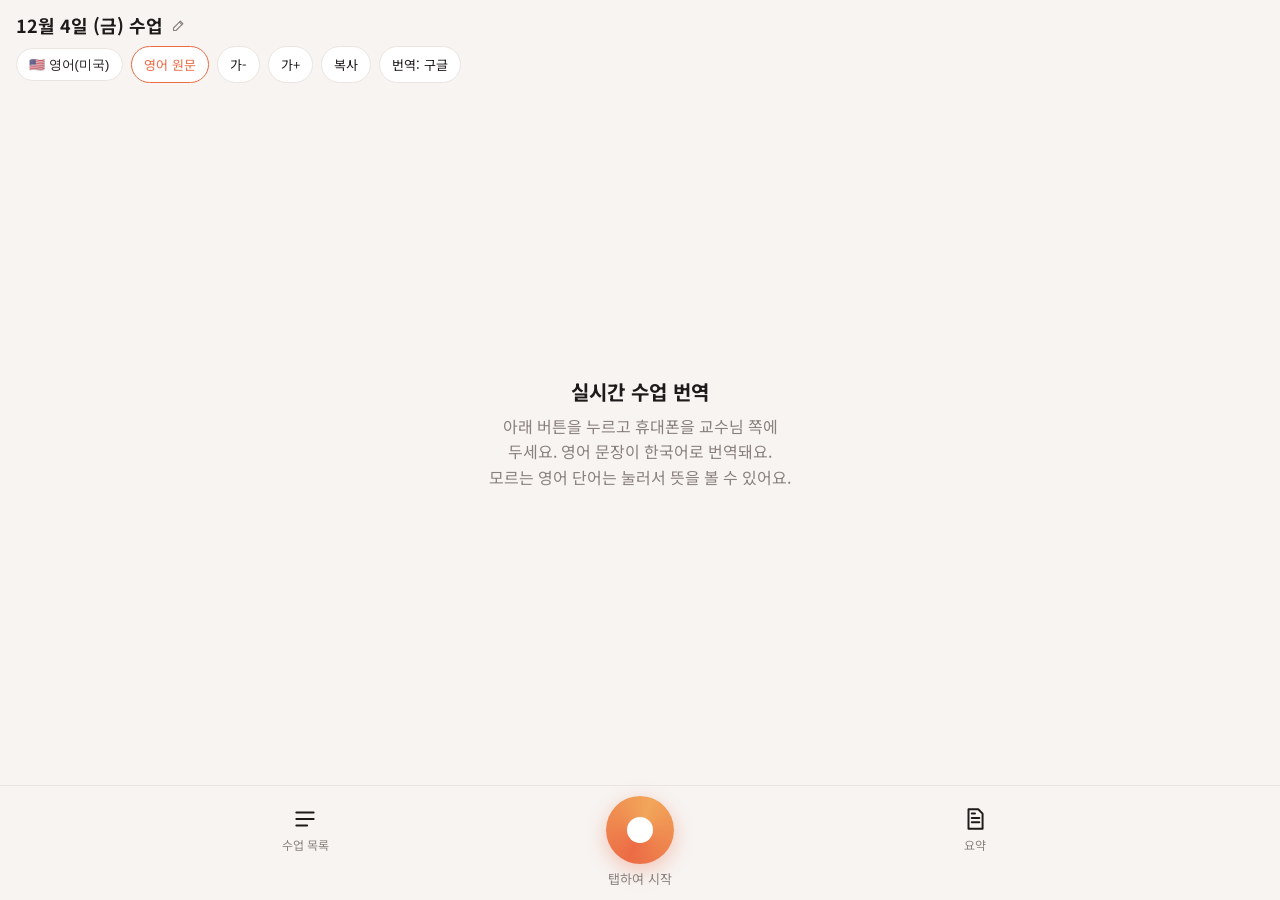
<file: index.html>
<!doctype html>
<html lang="ko">
<head>
<meta charset="utf-8">
<meta name="viewport" content="width=device-width,initial-scale=1,viewport-fit=cover">
<meta name="apple-mobile-web-app-capable" content="yes">
<meta name="apple-mobile-web-app-status-bar-style" content="default">
<meta name="apple-mobile-web-app-title" content="수업 번역">
<meta name="theme-color" content="#f7f4f2">
<title>수업 번역기</title>
<link rel="preconnect" href="https://fonts.googleapis.com">
<link rel="stylesheet" href="https://fonts.googleapis.com/css2?family=Noto+Sans+KR:wght@400;500;700&display=swap">
<style>
:root{
  --bg:#f7f4f2; --card:#ffffff; --fg:#1d1a19; --muted:#8a817d; --line:#ebe5e1;
  --accent:#ec6b45; --accent2:#f2a65a; --live:#fff3ec; --mark:#ffe3d6; --err:#d23c2f;
  --shade:rgba(20,14,12,.35);
  --font:"Noto Sans KR",-apple-system,BlinkMacSystemFont,"Apple SD Gothic Neo",sans-serif;
  --ko-size:20px;
}
@media (prefers-color-scheme:dark){
  :root{--bg:#161312;--card:#211d1b;--fg:#f3eeeb;--muted:#9c928d;--line:#2f2926;--live:#2c1f19;--mark:#4a2a1d;--shade:rgba(0,0,0,.55);color-scheme:dark}
}
*{box-sizing:border-box}
[hidden]{display:none!important}
html,body{height:100%;margin:0}
body{background:var(--bg);color:var(--fg);font-family:var(--font);display:flex;flex-direction:column;
  padding-top:env(safe-area-inset-top);-webkit-tap-highlight-color:transparent;word-break:keep-all}
button{font:inherit;color:inherit}
header{display:flex;gap:8px;align-items:center;flex-wrap:wrap;
  padding:12px max(16px,env(safe-area-inset-right)) 10px max(16px,env(safe-area-inset-left))}
#title{flex-basis:100%;display:flex;align-items:baseline;gap:8px;background:none;border:none;padding:0;text-align:left;cursor:pointer;min-width:0}
#title b{font-size:18px;white-space:nowrap;overflow:hidden;text-overflow:ellipsis}
#title small{color:var(--muted);font-size:12px;white-space:nowrap}
.pill{border:1px solid var(--line);background:var(--card);color:var(--fg);border-radius:999px;
  padding:8px 12px;font-size:13px;cursor:pointer}
.pill[aria-pressed="true"]{border-color:var(--accent);color:var(--accent)}
.pill.primary{background:var(--accent);border-color:var(--accent);color:#fff}
.pill.danger{color:var(--err)}
select.pill{appearance:none;-webkit-appearance:none}
#feed{flex:1;overflow-y:auto;padding:4px max(16px,env(safe-area-inset-right)) 16px max(16px,env(safe-area-inset-left));
  display:flex;flex-direction:column;gap:10px;-webkit-overflow-scrolling:touch}
.seg{background:var(--card);border-radius:16px;padding:12px 14px;border:1px solid var(--line)}
.seg .en{color:var(--muted);font-size:15px;line-height:1.55;margin-bottom:4px;word-break:normal}
.seg .en .w{cursor:pointer;border-radius:4px}
.seg .en .w:active,.seg .en .w.sel{background:var(--mark);color:var(--fg)}
.seg .ko{font-size:var(--ko-size);line-height:1.5;font-weight:500}
.seg .t{font-size:11px;color:var(--muted);margin-top:6px;font-variant-numeric:tabular-nums}
.seg.live{background:var(--live);border-color:transparent}
.seg.live .ko{color:var(--accent)}
body.hide-en .seg .en{display:none}
.empty{margin:auto;text-align:center;color:var(--muted);max-width:320px;line-height:1.6;padding:24px 0}
.empty b{display:block;color:var(--fg);font-size:20px;margin-bottom:6px}
footer{padding:10px max(16px,env(safe-area-inset-right)) calc(12px + env(safe-area-inset-bottom)) max(16px,env(safe-area-inset-left));
  display:grid;grid-template-columns:1fr auto 1fr;align-items:center;gap:6px 12px;border-top:1px solid var(--line);background:var(--bg)}
.side{display:flex;flex-direction:column;align-items:center;gap:4px;background:none;border:none;cursor:pointer;color:var(--muted);font-size:12px}
.side svg{width:26px;height:26px;stroke:var(--fg);fill:none;stroke-width:1.8;stroke-linecap:round;stroke-linejoin:round}
#mic{width:68px;height:68px;border-radius:50%;border:none;cursor:pointer;
  background:conic-gradient(from 200deg,var(--accent),var(--accent2),var(--accent));
  display:grid;place-items:center;box-shadow:0 6px 20px rgba(236,107,69,.35)}
#mic span{width:26px;height:26px;border-radius:50%;background:#fff;transition:all .2s}
#mic.on span{border-radius:6px;width:22px;height:22px}
#mic.on{animation:pulse 1.6s ease-in-out infinite}
@keyframes pulse{50%{box-shadow:0 0 0 12px rgba(236,107,69,.15)}}
@media (prefers-reduced-motion:reduce){#mic.on{animation:none}}
#status{grid-column:1/-1;font-size:13px;color:var(--muted);min-height:18px;text-align:center;line-height:1.4}
#status.err{color:var(--err)}

/* bottom sheets */
#shade{position:fixed;inset:0;background:var(--shade);z-index:20}
.sheet{position:fixed;left:0;right:0;bottom:0;z-index:21;background:var(--bg);border-radius:20px 20px 0 0;
  max-height:82%;display:flex;flex-direction:column;box-shadow:0 -8px 30px rgba(0,0,0,.15)}
.sheet .head{display:flex;align-items:center;gap:8px;padding:14px max(16px,env(safe-area-inset-right)) 8px max(16px,env(safe-area-inset-left))}
.sheet .head h2{font-size:17px;margin:0 auto 0 0}
.sheet .body{overflow-y:auto;padding:4px max(16px,env(safe-area-inset-right)) calc(20px + env(safe-area-inset-bottom)) max(16px,env(safe-area-inset-left));
  display:flex;flex-direction:column;gap:10px}
.x{width:34px;height:34px;border-radius:50%;border:1px solid var(--line);background:var(--card);cursor:pointer;font-size:18px;line-height:1}
.item{background:var(--card);border:1px solid var(--line);border-radius:14px;padding:12px 14px;display:flex;align-items:center;gap:10px;cursor:pointer}
.item.cur{border-color:var(--accent)}
.item .grow{flex:1;min-width:0}
.item b{display:block;font-size:15px;overflow:hidden;text-overflow:ellipsis;white-space:nowrap}
.item small{color:var(--muted);font-size:12px}
.edit{flex:none;width:38px;height:38px;border-radius:50%;border:1px solid var(--line);background:var(--bg);cursor:pointer;display:grid;place-items:center}
.edit svg{width:18px;height:18px;stroke:var(--fg);fill:none;stroke-width:1.8;stroke-linecap:round;stroke-linejoin:round}
#title svg{width:15px;height:15px;stroke:var(--muted);fill:none;stroke-width:1.8;stroke-linecap:round;stroke-linejoin:round;flex:none;align-self:center}
.row{display:flex;gap:8px;flex-wrap:wrap}
input.field{width:100%;border:1px solid var(--line);background:var(--card);color:var(--fg);border-radius:12px;padding:10px 12px;font:inherit;font-size:16px}
.word h3{font-size:26px;margin:0}
.word .main{font-size:20px;color:var(--accent);font-weight:700}
.pos{font-size:12px;color:var(--muted);text-transform:uppercase;letter-spacing:.05em;margin-top:6px}
.word p{margin:2px 0;line-height:1.5}
.ctx{background:var(--card);border-radius:12px;padding:10px 12px;font-size:14px;line-height:1.5;color:var(--muted)}
.sec{font-size:13px;font-weight:700;color:var(--muted);margin-top:8px}
.chips{display:flex;flex-wrap:wrap;gap:6px}
.chip{background:var(--card);border:1px solid var(--line);border-radius:999px;padding:6px 10px;font-size:13px;cursor:pointer}
.chip span{color:var(--muted);margin-left:4px}
.point{background:var(--card);border-radius:12px;padding:10px 12px;line-height:1.5}
.point .ko{font-weight:500}
.point .en{color:var(--muted);font-size:13px;margin-top:2px;word-break:normal}
.note{font-size:12px;color:var(--muted);line-height:1.5}
</style>
</head>
<body>
<header>
  <button id="title" aria-label="수업 이름 바꾸기"><b id="titleText">수업</b><svg viewBox="0 0 24 24"><path d="M4 20h4L19 9l-4-4L4 16z"/><path d="M13.5 6.5l4 4"/></svg><small id="titleMeta"></small></button>
  <select id="src" class="pill" aria-label="말하는 언어">
    <option value="en-US">🇺🇸 영어(미국)</option>
    <option value="en-GB">🇬🇧 영어(영국)</option>
    <option value="en-AU">🇦🇺 영어(호주)</option>
    <option value="en-IN">🇮🇳 영어(인도)</option>
  </select>
  <button id="toggleEn" class="pill" aria-pressed="true">영어 원문</button>
  <button id="smaller" class="pill" aria-label="글자 작게">가-</button>
  <button id="bigger" class="pill" aria-label="글자 크게">가+</button>
  <button id="copy" class="pill">복사</button>
  <button id="openEngine" class="pill">번역: <span id="engineName">구글</span></button>
</header>

<main id="feed">
  <div class="empty" id="empty"><b>실시간 수업 번역</b>아래 버튼을 누르고 휴대폰을 교수님 쪽에 두세요. 영어 문장이 한국어로 번역돼요.<br>모르는 영어 단어는 눌러서 뜻을 볼 수 있어요.</div>
</main>

<footer>
  <button class="side" id="openSessions" aria-label="수업 목록">
    <svg viewBox="0 0 24 24"><path d="M4 6h16M4 12h16M4 18h10"/></svg>수업 목록
  </button>
  <button id="mic" aria-label="시작/정지"><span></span></button>
  <button class="side" id="openSummary" aria-label="요약">
    <svg viewBox="0 0 24 24"><path d="M6 3h9l4 4v14H6z"/><path d="M9 11h7M9 15h7M9 7h3"/></svg>요약
  </button>
  <div id="status">탭하여 시작</div>
</footer>

<div id="shade" hidden></div>

<section class="sheet" id="sessionsSheet" hidden>
  <div class="head"><h2>수업 목록</h2><button class="pill primary" id="newSession">+ 새 수업</button><button class="x" data-close aria-label="닫기">×</button></div>
  <div class="body">
    <div id="sessionList" style="display:flex;flex-direction:column;gap:10px"></div>
    <div class="sec">기록 백업</div>
    <p class="note">기록은 이 휴대폰의 Safari 안에 저장돼요. 휴대폰을 바꾸거나, 홈 화면 앱으로 옮기거나, Safari 방문 기록을 지울 때를 대비해 가끔 백업 파일을 저장해 두세요.</p>
    <div class="row">
      <button class="pill" id="backupSave">백업 파일 저장</button>
      <label class="pill" for="backupFile">백업 불러오기</label>
      <input type="file" id="backupFile" accept=".json,application/json" hidden>
    </div>
    <p class="note" id="backupMsg"></p>
  </div>
</section>

<section class="sheet" id="renameSheet" hidden>
  <div class="head"><h2>수업 이름</h2><button class="x" data-close aria-label="닫기">×</button></div>
  <div class="body">
    <input class="field" id="renameInput" maxlength="40" placeholder="예: 9주차 수업 · 세포 호흡">
    <div class="chips" id="renameSuggest"></div>
    <div class="row">
      <button class="pill primary" id="renameSave">저장</button>
      <button class="pill" id="rejoin">잘린 문장 합쳐서 다시 번역</button>
      <button class="pill danger" id="deleteSession">이 수업 삭제</button>
    </div>
  </div>
</section>

<section class="sheet" id="wordSheet" hidden>
  <div class="head"><h2>단어 뜻</h2><button class="x" data-close aria-label="닫기">×</button></div>
  <div class="body word" id="wordBody"></div>
</section>

<section class="sheet" id="engineSheet" hidden>
  <div class="head"><h2>번역 엔진</h2><button class="x" data-close aria-label="닫기">×</button></div>
  <div class="body">
    <div class="point"><div class="ko" id="engineState">지금: 구글 번역 (무료, 설정 없음)</div><div class="en" id="engineUsage"></div></div>
    <div class="sec">DeepL 연결하기</div>
    <p class="note">1. DeepL API Free에 가입하고 API 키(끝이 :fx)를 받아요.<br>
    2. Cloudflare에서 Worker를 만들고, 아래 버튼으로 복사한 코드를 붙여넣어 배포해요.<br>
    3. Worker 설정 › 변수 및 비밀(Variables and Secrets)에 이름 <b>DEEPL_KEY</b>, 유형 비밀(Secret)로 API 키를 넣어요.<br>
    4. Worker 주소(…workers.dev)를 아래에 붙여넣고 연결 확인을 눌러요.</p>
    <div class="row"><button class="pill" id="copyWorker">서버 코드 복사</button></div>
    <input class="field" id="engineUrl" inputmode="url" autocapitalize="off" autocorrect="off" spellcheck="false" placeholder="https://lecture-deepl.○○○.workers.dev">
    <div class="row">
      <button class="pill primary" id="engineTest">연결 확인</button>
      <button class="pill" id="engineOff">구글 번역으로 되돌리기</button>
    </div>
    <p class="note" id="engineMsg"></p>
    <div class="sec">음성 인식 방식</div>
    <div class="row">
      <button class="pill" id="modeCont" aria-pressed="true">연속 듣기</button>
      <button class="pill" id="modePhrase" aria-pressed="false">문장 단위</button>
    </div>
    <p class="note">영어 받아쓰기가 이상하면 다른 방식으로 바꿔서 같은 영상으로 비교해 보세요. 문장 단위는 말이 끊길 때마다 문장을 확정해서 더 깔끔할 수 있지만, 아주 빠르게 이어지는 말은 앞부분을 조금 놓칠 수 있어요.</p>
    <div class="sec">인식 진단 기록</div>
    <p class="note" id="diagInfo">아이폰이 실제로 보낸 받아쓰기 조각을 기록해요. 이상한 문장이 나오면 복사해서 Claude에게 보여주세요. 번역 키 같은 비밀 정보는 들어 있지 않아요.</p>
    <div class="row">
      <button class="pill" id="diagCopy">진단 기록 복사</button>
      <button class="pill" id="diagClear">기록 비우기</button>
    </div>
    <p class="note">말하는 중인 미리보기는 계속 구글로 번역하고, 문장이 확정되면 DeepL이 앞 문장을 참고해서 다시 번역해요. 무료 한도(위에 보이는 이번 달 사용량)를 넘으면 자동으로 구글 번역으로 바뀌고 돈은 나가지 않아요.</p>
  </div>
</section>

<section class="sheet" id="summarySheet" hidden>
  <div class="head"><h2>수업 요약</h2><button class="x" data-close aria-label="닫기">×</button></div>
  <div class="body" id="summaryBody"></div>
</section>

<script>
(() => {
  const $ = id => document.getElementById(id);
  const feed = $('feed'), statusEl = $('status'), micBtn = $('mic');
  const SR = window.SpeechRecognition || window.webkitSpeechRecognition;

  const store = {
    get(k, d){ try{ const v = localStorage.getItem(k); return v === null ? d : JSON.parse(v); }catch{ return d; } },
    set(k, v){ try{ localStorage.setItem(k, JSON.stringify(v)); return true; }catch{ return false; } }
  };

  // ---------- lectures (sessions) ----------
  const fmtDate = t => new Date(t).toLocaleDateString('ko-KR', {month:'long', day:'numeric', weekday:'short'});
  const fmtTime = t => new Date(t).toLocaleTimeString('ko-KR', {hour:'2-digit', minute:'2-digit', second:'2-digit'});
  const newSession = () => ({ id: Date.now().toString(36), title: fmtDate(Date.now()) + ' 수업', created: Date.now(), segs: [], words: [] });

  // Records live under this key. Future versions must keep reading it (add fields, never rename or drop).
  let data = store.get('lt.v2', null);
  if (!data) {
    data = { sessions: [], current: null };
    const old = store.get('segments', []);
    if (old.length) { const s = newSession(); s.title = '이전 기록'; s.created = old[0].t; s.segs = old; data.sessions.push(s); }
  }
  if (!data.sessions.length) data.sessions.push(newSession());
  if (!data.sessions.some(s => s.id === data.current)) data.current = data.sessions[data.sessions.length - 1].id;
  const cur = () => data.sessions.find(s => s.id === data.current);
  let saveTimer = null;
  const save = () => { clearTimeout(saveTimer); saveTimer = setTimeout(() => {
    if (!store.set('lt.v2', data)) setStatus('저장 공간이 꽉 찼어요. 수업 목록에서 오래된 수업을 지워 주세요.', true);
  }, 300); };

  // ---------- settings ----------
  let koSize = store.get('koSize', 20);
  let showEn = store.get('showEn', true);
  $('src').value = store.get('src', 'en-US');
  const applySettings = () => {
    document.documentElement.style.setProperty('--ko-size', koSize + 'px');
    document.body.classList.toggle('hide-en', !showEn);
    $('toggleEn').setAttribute('aria-pressed', showEn);
  };
  applySettings();
  $('smaller').onclick = () => { koSize = Math.max(14, koSize - 2); store.set('koSize', koSize); applySettings(); };
  $('bigger').onclick  = () => { koSize = Math.min(36, koSize + 2); store.set('koSize', koSize); applySettings(); };
  $('toggleEn').onclick = () => { showEn = !showEn; store.set('showEn', showEn); applySettings(); };
  $('src').onchange = () => { store.set('src', $('src').value); if (running) { stop(); start(); } };

  // ---------- translation (free, no key) ----------
  const GT = 'https://translate.googleapis.com/translate_a/single?client=gtx&sl=en&tl=ko';
  const cache = new Map();
  async function fetchJson(url, ms){
    const ctl = new AbortController(); const tm = setTimeout(() => ctl.abort(), ms);
    try { const r = await fetch(url, {signal: ctl.signal}); if (!r.ok) throw new Error(r.status); return await r.json(); }
    finally { clearTimeout(tm); }
  }
  // Google answers "too many requests" when called a lot; when it fails, leave it alone for a while.
  let gtCooldownUntil = 0;
  const googleBusy = () => Date.now() < gtCooldownUntil;
  async function google(params){
    if (googleBusy()) throw new Error('cooldown');
    try { return await fetchJson(GT + params, 5000); }
    catch (e) { gtCooldownUntil = Date.now() + 45000; throw e; }
  }
  // memory: false skips MyMemory, whose single-word answers are often unrelated ("adjust" → "저를").
  async function translate(text, { memory = true } = {}){
    text = text.trim();
    if (!text) return '';
    if (cache.has(text)) return cache.get(text);
    let out = '';
    try {
      const j = await google('&dt=t&q=' + encodeURIComponent(text));
      out = j[0].map(p => p[0]).join('');
    } catch {
      if (!memory) return '';
      try {
        const j = await fetchJson('https://api.mymemory.translated.net/get?langpair=en|ko&q=' + encodeURIComponent(text.slice(0, 480)), 6000);
        out = j.responseData.translatedText;
      } catch { return '(번역 실패 — 인터넷 연결을 확인하세요)'; }
    }
    cache.set(text, out);
    return out;
  }

  // ---------- DeepL (through the user's own Cloudflare Worker; the key never touches this page) ----------
  const WORKER_SRC = "// 수업 번역기 DeepL 중계 서버 (Cloudflare Worker)\n// DeepL 키는 이 코드에 넣지 말고, Worker 설정의 비밀 변수 DEEPL_KEY 에 넣으세요.\nconst ALLOWED = ['https://jade17164-tech.github.io'];\n\nexport default {\n  async fetch(req, env) {\n    const origin = req.headers.get('Origin') || '';\n    const cors = {\n      'Access-Control-Allow-Origin': ALLOWED.includes(origin) ? origin : ALLOWED[0],\n      'Access-Control-Allow-Methods': 'GET, POST, OPTIONS',\n      'Access-Control-Allow-Headers': 'Content-Type',\n      'Vary': 'Origin',\n    };\n    const reply = (body, status = 200) =>\n      new Response(typeof body === 'string' ? body : JSON.stringify(body), { status, headers: { ...cors, 'Content-Type': 'application/json' } });\n\n    if (req.method === 'OPTIONS') return new Response(null, { headers: cors });\n    if (!ALLOWED.includes(origin)) return reply({ error: 'forbidden' }, 403);\n    const key = env.DEEPL_KEY;\n    if (!key) return reply({ error: 'no_key' }, 500);\n    const base = key.trim().endsWith(':fx') ? 'https://api-free.deepl.com' : 'https://api.deepl.com';\n    const auth = { Authorization: 'DeepL-Auth-Key ' + key.trim() };\n    const path = new URL(req.url).pathname;\n\n    if (path === '/usage') {\n      const r = await fetch(base + '/v2/usage', { headers: auth });\n      return reply(await r.text(), r.status);\n    }\n    if (path !== '/translate' || req.method !== 'POST') return reply({ error: 'not_found' }, 404);\n\n    let body;\n    try { body = await req.json(); } catch { return reply({ error: 'bad_json' }, 400); }\n    const text = Array.isArray(body.text) ? body.text.filter(t => typeof t === 'string').slice(0, 20) : [];\n    const context = typeof body.context === 'string' ? body.context.slice(0, 2000) : undefined;\n    if (!text.length || text.join('').length > 5000) return reply({ error: 'bad_text' }, 400);\n\n    const send = extra => fetch(base + '/v2/translate', {\n      method: 'POST',\n      headers: { ...auth, 'Content-Type': 'application/json' },\n      body: JSON.stringify({ text, source_lang: 'EN', target_lang: 'KO', context, ...extra }),\n    });\n    // 최신 고품질 모델을 먼저 쓰고, 계정에서 안 되면 기본 모델로 다시 보냄\n    let r = await send({ model_type: 'prefer_quality_optimized' });\n    if (r.status === 400) r = await send({});\n    return reply(await r.text(), r.status);\n  },\n};\n";
  let deeplUrl = store.get('deeplUrl', '');
  let deeplDown = false;          // set after a real failure so we stop retrying every sentence
  let deeplFails = 0, deeplLastErr = '';
  const dlCache = new Map();
  const cleanUrl = u => u.trim().replace(/\/+$/, '');
  function renderEngine(){ $('engineName').textContent = deeplUrl && !deeplDown ? 'DeepL' : '구글'; }
  renderEngine();
  async function deepl(path, body){
    const ctl = new AbortController(); const tm = setTimeout(() => ctl.abort(), 20000);
    try {
      const r = await fetch(deeplUrl + path, body ? { method: 'POST', headers: { 'Content-Type': 'application/json' }, body: JSON.stringify(body), signal: ctl.signal } : { signal: ctl.signal });
      const j = await r.json().catch(() => ({}));
      if (!r.ok) { const e = new Error(j.error || j.message || r.status); e.status = r.status; throw e; }
      return j;
    } finally { clearTimeout(tm); }
  }
  const isHardFail = e => e.status === 456 || e.status === 403 || String(e.message) === 'no_key';
  function describeFail(e){
    if (e.status === 456) return '이번 달 무료 사용량을 다 썼어요';
    if (e.status === 403) return 'DeepL 키가 틀렸어요 (Cloudflare의 DEEPL_KEY 확인)';
    if (String(e.message) === 'no_key') return 'Cloudflare에 DEEPL_KEY가 없어요';
    if (e.status === 429) return 'DeepL이 요청이 너무 많다고 잠시 막았어요';
    if (e.name === 'AbortError') return 'DeepL 응답이 20초 넘게 없었어요';
    if (!e.status) return '서버에 연결할 수 없었어요 (인터넷 또는 주소 확인)';
    return 'DeepL 오류 (' + e.status + ')';
  }
  // Short hiccups (too many requests, slow answer, server blip) get two more tries before we give up.
  async function deeplRetry(body){
    for (let attempt = 0; ; attempt++) {
      try { const j = await deepl('/translate', body); deeplFails = 0; return j; }
      catch (e) {
        if (isHardFail(e) || attempt >= 2) throw e;
        await new Promise(r => setTimeout(r, attempt ? 4000 : 1500));
      }
    }
  }
  // Only a real problem (bad key, quota) or three failures in a row switch the app over to Google.
  function deeplFailed(e){
    deeplLastErr = describeFail(e);
    if (!isHardFail(e) && ++deeplFails < 3) return;
    deeplDown = true; renderEngine();
    setStatus('DeepL을 잠시 못 써서 구글 번역으로 바꿨어요: ' + deeplLastErr, true);
    if (!isHardFail(e)) setTimeout(() => { deeplDown = false; deeplFails = 0; renderEngine(); }, 5 * 60 * 1000);
  }
  // Best quality for finished sentences: DeepL with the previous sentences as context, else Google.
  async function translateBest(text, context){
    text = text.trim();
    if (!text) return { ko: '', by: '' };
    if (deeplUrl && !deeplDown) {
      const k = context + '\u0000' + text;
      if (dlCache.has(k)) return { ko: dlCache.get(k), by: 'DeepL' };
      try {
        const j = await deeplRetry({ text: [text], context: context || undefined });
        const ko = j.translations[0].text;
        dlCache.set(k, ko);
        return { ko, by: 'DeepL' };
      } catch (e) { deeplFailed(e); }
    }
    return { ko: await translate(text), by: '' };
  }
  // Many sentences at once (re-translating an old lecture): up to 10 per request, far fewer calls.
  async function translateMany(items, onProgress){
    let done = 0;
    for (let i = 0; i < items.length; ) {
      const group = [];
      let chars = 0;
      while (i + group.length < items.length && group.length < 10 && chars + items[i + group.length].en.length < 4000) chars += items[i + group.length].en.length, group.push(items[i + group.length]);
      if (!group.length) group.push(items[i]);
      let kos = null;
      if (deeplUrl && !deeplDown) {
        try {
          const j = await deeplRetry({ text: group.map(x => x.en), context: contextFor(items, i) || undefined });
          kos = j.translations.map(t => t.text);
        } catch (e) { deeplFailed(e); }
      }
      for (const [n, it] of group.entries()) {
        if (kos) { it.ko = kos[n]; it.by = 'DeepL'; } else { it.ko = await translate(it.en); it.by = ''; }
        onProgress(++done);
      }
      i += group.length;
    }
  }
  const contextFor = (segs, i) => segs.slice(Math.max(0, i - 2), i).map(x => x.en).join(' ');

  function showEngineState(usage){
    $('engineState').textContent = deeplUrl ? (deeplDown ? '지금: 구글 번역 (DeepL 잠시 멈춤 · 5분 뒤 다시 시도)' : '지금: DeepL') : '지금: 구글 번역 (무료, 설정 없음)';
    $('engineMsg').textContent = deeplLastErr ? '마지막 DeepL 문제: ' + deeplLastErr : '';
    $('engineUsage').textContent = usage ? `이번 달 DeepL 사용량: ${usage.character_count.toLocaleString()} / ${usage.character_limit.toLocaleString()}자 (약 ${Math.max(0, Math.floor((usage.character_limit - usage.character_count) / 50000))}시간 남음)` : '';
  }
  $('openEngine').onclick = async () => {
    $('engineUrl').value = deeplUrl; $('engineMsg').textContent = '';
    showEngineState(); show('engineSheet');
    if (deeplUrl) {
      try {
        const usage = await deepl('/usage');
        // reachable again: no need to wait out the 5 minutes
        if (deeplDown && usage.character_count < usage.character_limit) { deeplDown = false; deeplFails = 0; renderEngine(); }
        showEngineState(usage);
      } catch {}
    }
  };
  $('copyWorker').onclick = async () => {
    try { await navigator.clipboard.writeText(WORKER_SRC); $('copyWorker').textContent = '복사됨 ✓ Cloudflare 코드 편집기에 붙여넣으세요'; }
    catch { $('copyWorker').textContent = '복사 실패'; }
  };
  $('engineTest').onclick = async () => {
    const u = cleanUrl($('engineUrl').value);
    if (!/^https:\/\/[^\s/]+/.test(u)) { $('engineMsg').textContent = 'https:// 로 시작하는 Worker 주소를 붙여넣어 주세요.'; return; }
    $('engineMsg').textContent = '확인 중…';
    const prev = deeplUrl; deeplUrl = u;
    try {
      const usage = await deepl('/usage');
      const j = await deepl('/translate', { text: ['At the beginning of the movie, the main character loses his job.'] });
      store.set('deeplUrl', u); deeplDown = false; deeplFails = 0; deeplLastErr = ''; renderEngine(); showEngineState(usage);
      $('engineMsg').textContent = '연결됐어요 ✓ 테스트 번역: ' + j.translations[0].text;
    } catch (e) {
      deeplUrl = prev;
      $('engineMsg').textContent =
        e.status === 403 && String(e.message).includes('forbidden') ? '서버가 이 앱 주소를 막고 있어요. 서버 코드를 다시 복사해서 붙여넣었는지 확인하세요.' :
        e.status === 403 ? 'DeepL 키가 틀렸어요. DEEPL_KEY 값을 다시 확인하세요.' :
        String(e.message) === 'no_key' ? 'Worker에 DEEPL_KEY 비밀 변수가 없어요. 설정에서 추가하고 다시 배포하세요.' :
        e.status === 456 ? 'DeepL 이번 달 무료 사용량을 다 썼어요.' :
        '서버에 연결할 수 없어요. 주소가 맞는지, Worker가 배포됐는지 확인하세요.';
    }
  };
  $('engineOff').onclick = () => { deeplUrl = ''; store.set('deeplUrl', ''); deeplDown = false; deeplFails = 0; deeplLastErr = ''; renderEngine(); showEngineState(); $('engineMsg').textContent = '구글 번역으로 되돌렸어요.'; };

  // ---------- rendering ----------
  const segEls = new WeakMap();
  const nearBottom = () => feed.scrollHeight - feed.scrollTop - feed.clientHeight < 140;
  function fillEn(el, text){
    el.textContent = '';
    // wrap each word so it can be tapped for its meaning
    text.split(/(\s+)/).forEach(part => {
      if (/[A-Za-z]/.test(part)) { const w = document.createElement('span'); w.className = 'w'; w.textContent = part; el.appendChild(w); }
      else el.appendChild(document.createTextNode(part));
    });
  }
  function makeSeg(s, live){
    const d = document.createElement('div');
    d.className = 'seg' + (live ? ' live' : '');
    d.innerHTML = '<div class="en"></div><div class="ko"></div><div class="t"></div>';
    fill(d, s);
    return d;
  }
  function fill(d, s){
    fillEn(d.querySelector('.en'), s.en);
    d.querySelector('.ko').textContent = s.ko || '…';
    d.querySelector('.t').textContent = s.t ? fmtTime(s.t) + (s.by ? ' · ' + s.by : '') : '듣는 중';
  }
  function renderHeader(){
    const s = cur();
    $('titleText').textContent = s.title;
    $('titleMeta').textContent = s.segs.length ? `${s.segs.length}문장` : '';
  }
  function renderAll(){
    feed.querySelectorAll('.seg').forEach(n => n.remove());
    liveEl = null;
    const s = cur();
    $('empty').hidden = s.segs.length > 0;
    s.segs.forEach(seg => { const el = makeSeg(seg); segEls.set(seg, el); feed.appendChild(el); });
    feed.scrollTop = feed.scrollHeight;
    renderHeader();
  }

  // iPhone rarely adds punctuation, so a pause often splits one sentence in two.
  // A piece is "unfinished" if it ends on a word that needs something after it, or is very short.
  const TAIL = new Set('a an the and or but so because if when while that which who whose where than then to of in on at by for with from into about as like is are was were be been am will would can could should must might may have has had do does did not my your his her its our their this these those very more most such some any every no just also'.split(' '));
  const HEAD = new Set('and or but so because which who that where when while than to of in on at by for with from into as if then though although unless until'.split(' '));
  const words = t => (t.toLowerCase().match(/[a-z']+/g) || []);
  const ended = t => /[.?!]["')]?$/.test(t.trim());
  // an opening like "At the beginning of…" or "When we heat it…" still needs its main clause
  const LEAD = new Set('at in on after before during when whenever if because while although though since as once until unless whether by from with without for according'.split(' '));
  const FILLER = /^(ok|okay|yes|yeah|yep|no|nope|right|alright|all right|so|um|uh|well|good|great|thank you|thanks|hi|hello)[.!?]?$/i;
  function unfinished(t){
    const w = words(t);
    if (ended(t) || FILLER.test(t.trim())) return false;
    return w.length < 6 || TAIL.has(w[w.length - 1]) || (LEAD.has(w[0]) && !t.includes(',') && w.length < 14);
  }
  function continues(t){ const w = words(t); return w.length > 0 && HEAD.has(w[0]); }
  function shouldJoin(prev, next, gapMs){
    return !ended(prev) && gapMs < 8000 && prev.length + next.length < 300 && (unfinished(prev) || continues(next));
  }

  // Join two recognizer pieces. Safari sometimes repeats the last word(s) of one piece at the start
  // of the next ("a powerful" + "Powerful impact"), and may leave out the space between them.
  const normW = w => w.toLowerCase().replace(/[^a-z0-9']/g, '');
  function joinPieces(a, b){
    if (!a.trim()) return b;
    if (!b.trim()) return a;
    const aw = a.trim().split(/\s+/), bw = b.trim().split(/\s+/);
    for (let k = Math.min(3, aw.length, bw.length); k >= 1; k--) {
      const tail = aw.slice(-k).map(normW).join(' '), head = bw.slice(0, k).map(normW).join(' ');
      if (tail && tail === head) { bw.splice(0, k); break; }
    }
    return bw.length ? a.replace(/\s+$/, '') + ' ' + bw.join(' ') : a;
  }

  async function commit(en){
    en = en.replace(/\s+/g, ' ').trim();
    if (!en) return;
    logDiag({ ev: 'commit', c: en });
    const sess = cur();
    const stick = nearBottom();
    const last = sess.segs[sess.segs.length - 1];
    let seg, el;
    // Glue a piece onto the previous card when the two are really one sentence, then translate the whole.
    if (last && segEls.get(last) && shouldJoin(last.en, en, Date.now() - last.t)) {
      seg = last; seg.en = joinPieces(seg.en, en); seg.t = Date.now(); el = segEls.get(last);
    } else {
      seg = { en, ko: '', t: Date.now() };
      sess.segs.push(seg);
      el = makeSeg(seg); segEls.set(seg, el);
      if (liveEl) feed.insertBefore(el, liveEl); else feed.appendChild(el);
    }
    fill(el, seg);
    $('empty').hidden = true;
    renderHeader();
    if (stick) feed.scrollTop = feed.scrollHeight;
    const asked = seg.en;
    const { ko, by } = await translateBest(asked, contextFor(sess.segs, sess.segs.indexOf(seg)));
    if (seg.en !== asked) return;   // text grew while we waited; the newer request fills it
    seg.ko = ko; seg.by = by;
    fill(el, seg);
    save();
    if (stick && nearBottom()) feed.scrollTop = feed.scrollHeight;
  }

  let liveEl = null, liveTimer = null, liveText = '', lastLiveTranslated = '';
  function showLive(text){
    liveText = text;
    if (!text) { if (liveEl) { liveEl.remove(); liveEl = null; } return; }
    const stick = nearBottom();
    if (!liveEl) { liveEl = makeSeg({en:text}, true); feed.appendChild(liveEl); $('empty').hidden = true; }
    fillEn(liveEl.querySelector('.en'), text);
    if (stick) feed.scrollTop = feed.scrollHeight;
    clearTimeout(liveTimer);
    liveTimer = setTimeout(async () => {
      const snap = liveText;
      if (!snap || snap === lastLiveTranslated || googleBusy()) return;
      lastLiveTranslated = snap;
      const ko = await translate(snap);
      if (ko && liveEl && liveText === snap) liveEl.querySelector('.ko').textContent = ko;
    }, 700);
  }

  // ---------- speech recognition ----------
  function setStatus(msg, err){ statusEl.textContent = msg; statusEl.classList.toggle('err', !!err); }

  let running = false, rec = null, wakeLock = null;
  let stallTimer = null, restartTimer = null, fastFails = 0, lastError = '';
  // In-app browsers (Claude, KakaoTalk, Instagram…) on iPhone don't get speech recognition. Safari does.
  const ua = navigator.userAgent;
  const inApp = /iPhone|iPad|iPod/.test(ua) && (!/Safari\//.test(ua) || /KAKAOTALK|Instagram|FBAN|FBAV|NAVER|Line\//i.test(ua));
  const IN_APP_MSG = '앱 안의 브라우저에서는 음성 인식이 안 돼요. 오른쪽 아래 나침반(Safari) 버튼을 눌러 Safari에서 열어 주세요.';

  let srMode = store.get('srMode', 'continuous');
  // Raw recognizer output, newest last, so a strange transcript can be traced to what Safari actually sent.
  let diag = store.get('diag', []);
  let diagTimer = null;
  function logDiag(entry){
    diag.push({ t: Date.now() % 1e7, ...entry });
    if (diag.length > 400) diag = diag.slice(-400);
    clearTimeout(diagTimer); diagTimer = setTimeout(() => store.set('diag', diag), 1000);
  }
  function renderMode(){
    $('modeCont').setAttribute('aria-pressed', srMode !== 'phrase');
    $('modePhrase').setAttribute('aria-pressed', srMode === 'phrase');
  }
  renderMode();
  const setMode = m => { srMode = m; store.set('srMode', m); renderMode(); logDiag({ ev: 'mode', m }); if (running) { stop(); start(); } };
  $('modeCont').onclick = () => setMode('continuous');
  $('modePhrase').onclick = () => setMode('phrase');
  $('diagCopy').onclick = async () => {
    const text = '[수업 번역기 진단 기록] ' + navigator.userAgent + '\n' + (diag.length ? diag.map(d => JSON.stringify(d)).join('\n') : '(기록 없음)');
    try { await navigator.clipboard.writeText(text); $('diagCopy').textContent = `복사됨 ✓ (${diag.length}줄)`; }
    catch { $('diagCopy').textContent = '복사 실패'; }
  };
  $('diagClear').onclick = () => { diag = []; store.set('diag', []); $('diagCopy').textContent = '진단 기록 복사'; $('diagClear').textContent = '비웠어요 ✓'; };

  function buildRec(){
    const r = new SR();
    r.lang = $('src').value;
    r.continuous = srMode !== 'phrase';
    r.interimResults = true;
    r.maxAlternatives = 1;
    let committedUpTo = 0;   // index into event.results already committed (iOS keeps old results around)
    const seen = [];         // transcripts of committed results, by index
    let consumed = 0;        // chars of the still-open text already sent as finished sentences
    let dead = false;
    let heard = false;
    const startedAt = Date.now();

    r.onresult = e => {
      if (dead || rec !== r) return;
      heard = true; fastFails = 0;
      logDiag({ ev: 'res', ri: e.resultIndex, n: e.results.length,
        r: Array.from(e.results).slice(Math.max(0, committedUpTo - 1)).map(x => [x[0].transcript, x.isFinal ? 1 : 0]) });
      setStatus('듣는 중… 다시 누르면 정지');
      // Safari sometimes starts its result list over mid-session: start counting from zero again.
      // (A repeat of results we already have is not a restart; a different text at a committed slot is.)
      const L = e.results.length;
      if (L < committedUpTo || (L === committedUpTo && L > 0 && e.results[L - 1][0].transcript !== seen[L - 1])) {
        committedUpTo = 0; consumed = 0; seen.length = 0;
      }
      // Gather everything not yet committed; note where the finalized part ends.
      let text = '', finalEnd = 0, finalUpTo = committedUpTo, allFinal = true;
      for (let i = committedUpTo; i < e.results.length; i++) {
        text = joinPieces(text, e.results[i][0].transcript);
        if (allFinal && e.results[i].isFinal) { finalEnd = text.length; finalUpTo = i + 1; seen[i] = e.results[i][0].transcript; } else allFinal = false;
      }
      if (text.length < consumed) consumed = 0;          // recognizer replaced its guess wholesale
      if (finalEnd > 0) {
        if (finalEnd > consumed) commit(text.slice(consumed, finalEnd));
        consumed = Math.max(0, consumed - finalEnd);
        committedUpTo = finalUpTo;
        text = text.slice(finalEnd);
      }
      // Send finished sentences out as soon as they appear, instead of waiting for a pause.
      let rest = text.slice(consumed);
      const m = rest.match(/^([\s\S]*[.?!])\s+(?=\S)/);
      if (m && m[1].trim().split(/\s+/).length >= 4) {
        commit(m[1]); consumed += m[0].length; rest = text.slice(consumed);
      }
      rest = rest.trim();
      showLive(rest);
      clearTimeout(stallTimer);
      if (rest) {
        // A pause or a very long run without punctuation: cut it here.
        const cut = () => { if (running && liveText === rest) { consumed = text.length; showLive(''); commit(rest); } };
        // wait a bit longer when only a few words are in, so a sentence isn't cut mid-way
        if (rest.length > 280) cut(); else stallTimer = setTimeout(cut, words(rest).length < 4 ? 3000 : 2000);
      }
    };
    r.onerror = e => {
      lastError = e.error;
      logDiag({ ev: 'err', e: e.error });
      if (e.error === 'not-allowed' || e.error === 'service-not-allowed') {
        fail(inApp ? IN_APP_MSG : '마이크 또는 음성 인식 권한이 꺼져 있어요. 설정 › Safari › 마이크, 설정 › 개인정보 보호 › 음성 인식에서 허용해 주세요.');
      } else if (e.error === 'audio-capture') {
        fail('마이크를 쓸 수 없어요. 다른 앱(통화, 녹음)이 마이크를 쓰고 있지 않은지 확인하세요.');
      } else if (e.error === 'network') {
        setStatus('음성 인식 서버 연결 실패 — 인터넷을 확인하세요.', true);
      }
    };
    r.onaudiostart = () => { if (!heard) setStatus('마이크 켜짐 · 말소리를 기다리는 중…'); };
    r.onend = () => {
      logDiag({ ev: 'end', heard });
      dead = true;
      clearTimeout(stallTimer);
      if (rec !== r) return;              // an older instance; a newer one is already running
      if (liveText) { const t = liveText; showLive(''); commit(t); }
      if (!running) return;
      if (!heard && Date.now() - startedAt < 1500) fastFails++;
      if (fastFails >= 4) {
        fail(inApp ? IN_APP_MSG : '음성 인식이 계속 바로 꺼져요' + (lastError ? ' (' + lastError + ')' : '') + '. Safari를 완전히 껐다가 다시 열어보세요.');
        return;
      }
      const delay = fastFails ? Math.min(400 * 2 ** fastFails, 4000) : (srMode === 'phrase' ? 0 : 50);
      restartTimer = setTimeout(() => { if (running) { rec = buildRec(); try { rec.start(); } catch {} } }, delay);
    };
    r.kill = () => { dead = true; clearTimeout(stallTimer); };
    return r;
  }

  // Put any half-heard sentence into the current lecture and detach the recognizer,
  // so nothing arriving later lands in a different lecture.
  function detach(){
    if (rec) { rec.kill(); const old = rec; rec = null; try { old.stop(); } catch {} }
    if (liveText) { const t = liveText; showLive(''); commit(t); }
  }

  function fail(msg){
    running = false; ui();
    clearTimeout(stallTimer); clearTimeout(restartTimer);
    if (rec) { rec.kill(); try { rec.abort(); } catch {} rec = null; }
    setStatus(msg, true);
  }
  async function start(){
    if (!SR) { setStatus(inApp ? IN_APP_MSG : '이 브라우저는 음성 인식을 지원하지 않아요. iPhone은 Safari, 컴퓨터는 Chrome을 쓰세요.', true); return; }
    running = true; ui(); fastFails = 0; lastError = '';
    setStatus('마이크 준비 중…');
    try {
      const ms = await navigator.mediaDevices.getUserMedia({ audio: true });
      ms.getTracks().forEach(t => t.stop());
    } catch {
      fail(inApp ? IN_APP_MSG : '마이크 권한이 없어요. 주소창 왼쪽 "가가" › 웹사이트 설정 › 마이크 › 허용으로 바꿔 주세요.');
      return;
    }
    if (!running) return;
    rec = buildRec();
    logDiag({ ev: 'start', m: srMode, lang: rec.lang });
    try { rec.start(); } catch {}
    try { wakeLock = await navigator.wakeLock?.request('screen'); } catch {}
  }
  function stop(){
    running = false; ui();
    clearTimeout(stallTimer); clearTimeout(restartTimer);
    detach();
    try { wakeLock && wakeLock.release(); } catch {}
    wakeLock = null;
    setStatus('정지됨 · 탭하여 다시 시작');
  }
  function ui(){ micBtn.classList.toggle('on', running); }
  micBtn.onclick = () => running ? stop() : start();
  document.addEventListener('visibilitychange', async () => {
    if (document.visibilityState === 'visible' && running) { try { wakeLock = await navigator.wakeLock?.request('screen'); } catch {} }
  });

  // ---------- sheets ----------
  let openSheet = null;
  function show(id){ hide(); openSheet = $(id); openSheet.hidden = false; $('shade').hidden = false; }
  function hide(){
    if (openSheet) openSheet.hidden = true;
    openSheet = null; $('shade').hidden = true;
    document.querySelectorAll('.w.sel').forEach(w => w.classList.remove('sel'));
  }
  $('shade').onclick = hide;
  document.querySelectorAll('[data-close]').forEach(b => b.onclick = hide);
  const esc = s => s.replace(/[&<>"]/g, c => ({'&':'&amp;','<':'&lt;','>':'&gt;','"':'&quot;'}[c]));

  // lectures list
  function renderSessions(){
    const list = $('sessionList'); list.innerHTML = '';
    [...data.sessions].reverse().forEach(s => {
      const it = document.createElement('div');
      it.className = 'item' + (s.id === data.current ? ' cur' : '');
      it.innerHTML = `<div class="grow"><b>${esc(s.title)}</b><small>${fmtDate(s.created)} · ${s.segs.length}문장 · 단어 ${s.words.length}개</small></div><button class="edit" aria-label="이름 바꾸기"><svg viewBox="0 0 24 24"><path d="M4 20h4L19 9l-4-4L4 16z"/><path d="M13.5 6.5l4 4"/></svg></button>`;
      it.onclick = () => { if (s.id !== data.current) { if (running) stop(); data.current = s.id; save(); renderAll(); } hide(); };
      it.querySelector('.edit').onclick = e => { e.stopPropagation(); openRename(s.id, true); };
      list.appendChild(it);
    });
  }
  $('openSessions').onclick = () => { renderSessions(); $('backupMsg').textContent = ''; show('sessionsSheet'); };
  // ask the browser not to clear our records when space is low
  try { navigator.storage?.persist?.(); } catch {}
  $('backupSave').onclick = () => {
    const blob = new Blob([JSON.stringify({ app: 'lecture-translator', version: 2, saved: Date.now(), data })], { type: 'application/json' });
    const a = document.createElement('a');
    a.href = URL.createObjectURL(blob);
    a.download = `lecture-backup-${new Date().toISOString().slice(0, 10)}.json`;
    document.body.appendChild(a); a.click(); a.remove();
    setTimeout(() => URL.revokeObjectURL(a.href), 5000);
    $('backupMsg').textContent = '백업 파일(lecture-backup-날짜.json)을 만들었어요. "파일" 앱의 다운로드 폴더에서 찾을 수 있어요.';
  };
  $('backupFile').onchange = async () => {
    const f = $('backupFile').files[0]; $('backupFile').value = '';
    if (!f) return;
    try {
      const j = JSON.parse(await f.text());
      const incoming = (j.data && j.data.sessions) || [];
      if (!incoming.length) throw new Error();
      // merge: add lectures we don't have, never overwrite what's already here
      const have = new Set(data.sessions.map(x => x.id));
      const added = incoming.filter(x => x && x.id && Array.isArray(x.segs) && !have.has(x.id)).map(x => ({ words: [], ...x }));
      data.sessions.push(...added); data.sessions.sort((a, b) => a.created - b.created);
      save(); renderSessions();
      $('backupMsg').textContent = added.length ? `수업 ${added.length}개를 불러왔어요.` : '이미 다 있는 수업이라 새로 추가된 게 없어요.';
    } catch { $('backupMsg').textContent = '이 파일은 수업 번역기 백업 파일이 아니에요.'; }
  };
  $('newSession').onclick = () => {
    if (running) stop();
    const s = newSession(); data.sessions.push(s); data.current = s.id; save(); renderAll(); hide();
    setStatus('새 수업을 만들었어요 · 탭하여 시작');
  };
  // rename: works for any lecture, from the header (current one) or the pencil in the list
  let editId = null, editFromList = false;
  function openRename(id, fromList){
    editId = id; editFromList = fromList;
    const s = data.sessions.find(x => x.id === id);
    $('renameInput').value = s.title;
    // suggest the next week number, e.g. "9주차 수업" after "8주차 …"
    const weeks = data.sessions.filter(x => x.id !== id).map(x => +((x.title.match(/(\d+)\s*주차/) || [])[1] || 0));
    const next = Math.max(0, ...weeks) + 1;
    const sug = $('renameSuggest'); sug.innerHTML = '';
    [`${next}주차 수업`, `${fmtDate(s.created)} 수업`].forEach(t => {
      const c = document.createElement('button'); c.className = 'chip'; c.textContent = t;
      c.onclick = () => { $('renameInput').value = t; $('renameInput').focus(); };
      sug.appendChild(c);
    });
    show('renameSheet');
    // focus inside the tap itself: iPhone only raises the keyboard then
    $('renameInput').focus(); $('renameInput').select();
  }
  $('rejoin').onclick = async () => {
    const s = data.sessions.find(x => x.id === editId);
    if (!s || !s.segs.length) return;
    const btn = $('rejoin'); btn.disabled = true;
    const out = [];
    for (const seg of s.segs) {
      const prev = out[out.length - 1];
      if (prev && shouldJoin(prev.en, seg.en, seg.t - prev.t)) { prev.en = joinPieces(prev.en, seg.en); prev.t = seg.t; prev.ko = ''; }
      else out.push({ ...seg });
    }
    // with DeepL connected, redo every sentence not already from DeepL so old lectures get the better translation too
    const todo = out.filter(seg => !seg.ko || (deeplUrl && !deeplDown && seg.by !== 'DeepL'));
    await translateMany(todo, n => { btn.textContent = `다시 번역 중… ${n}/${todo.length}`; });
    const before = s.segs.length;
    s.segs = out; save();
    if (s.id === data.current) renderAll();
    const viaDeepl = out.filter(x => x.by === 'DeepL').length;
    btn.disabled = false;
    btn.textContent = `완료: ${before}개 → ${out.length}개 문장` + (deeplUrl ? ` · DeepL ${viaDeepl}개` : '');
    if (deeplUrl && viaDeepl < out.length && deeplLastErr) btn.textContent += ` (나머지는 구글: ${deeplLastErr})`;
    setTimeout(() => { btn.textContent = '잘린 문장 합쳐서 다시 번역'; }, 8000);
  };
  const afterRename = () => { if (editFromList) { renderSessions(); show('sessionsSheet'); } else hide(); };
  $('title').onclick = () => openRename(data.current, false);
  $('renameSave').onclick = () => {
    const v = $('renameInput').value.trim();
    const s = data.sessions.find(x => x.id === editId);
    if (v && s) { s.title = v; save(); renderHeader(); }
    afterRename();
  };
  $('renameInput').onkeydown = e => { if (e.key === 'Enter') $('renameSave').click(); };
  let delArmed = false;
  $('deleteSession').onclick = () => {
    if (!delArmed) { delArmed = true; $('deleteSession').textContent = '한 번 더 누르면 삭제'; setTimeout(() => { delArmed = false; $('deleteSession').textContent = '이 수업 삭제'; }, 3000); return; }
    delArmed = false; $('deleteSession').textContent = '이 수업 삭제';
    const wasCurrent = editId === data.current;
    if (wasCurrent && running) stop();
    data.sessions = data.sessions.filter(s => s.id !== editId);
    if (!data.sessions.length) data.sessions.push(newSession());
    if (wasCurrent || !data.sessions.some(s => s.id === data.current)) data.current = data.sessions[data.sessions.length - 1].id;
    save(); renderAll(); afterRename();
  };

  // word lookup
  // Meaning of a tapped word: DeepL reads the sentence it came from (so "adjust my glasses" gives the
  // right sense), Google's dictionary adds parts of speech when it is reachable.
  async function lookup(word, sentence){
    const r = { word, ko: '', inContext: '', meanings: [], def: '' };
    const dict = (async () => {
      try {
        const j = await google('&dt=t&dt=bd&dt=md&q=' + encodeURIComponent(word));
        r.ko = (j[0] || []).map(p => p[0]).join('');
        (j[1] || []).forEach(b => r.meanings.push({ pos: b[0], words: (b[1] || []).slice(0, 5) }));
        const md = j[12] && j[12][0] && j[12][0][1] && j[12][0][1][0];
        if (md) r.def = md[0];
      } catch {}
    })();
    const inCtx = (async () => {
      if (!deeplUrl || deeplDown) return;
      const k = 'word\u0000' + sentence + '\u0000' + word;
      if (dlCache.has(k)) { r.inContext = dlCache.get(k); return; }
      try {
        const j = await deeplRetry({ text: [word], context: sentence });
        r.inContext = j.translations[0].text; dlCache.set(k, r.inContext);
      } catch (e) { deeplFailed(e); }
    })();
    await Promise.all([dict, inCtx]);
    return r;
  }
  const POS = { noun:'명사', verb:'동사', adjective:'형용사', adverb:'부사', preposition:'전치사', conjunction:'접속사', pronoun:'대명사', interjection:'감탄사', abbreviation:'약어', phrase:'구' };
  feed.addEventListener('click', async e => {
    const w = e.target.closest('.w');
    if (!w) return;
    const word = w.textContent.replace(/^[^A-Za-z]+|[^A-Za-z'-]+$/g, '').replace(/'s$/i, '');
    if (word.length < 2) return;
    const segEl = w.closest('.seg');
    const sentence = segEl.querySelector('.en').textContent;
    const sentenceKo = segEl.querySelector('.ko').textContent;
    show('wordSheet');
    w.classList.add('sel');
    $('wordBody').innerHTML = `<h3>${esc(word)}</h3><p class="note">찾는 중…</p>`;
    const r = await lookup(word.toLowerCase() === word ? word : (word.length > 1 && word === word.toUpperCase() ? word : word.toLowerCase()), sentence);
    if (openSheet !== $('wordSheet')) return;
    const main = r.inContext || r.ko;
    const saved = cur().words.some(x => x.w.toLowerCase() === word.toLowerCase());
    $('wordBody').innerHTML = `
      <h3>${esc(word)}</h3>
      <div class="main">${main ? esc(main) : '뜻을 가져오지 못했어요'}</div>
      ${r.inContext ? '<p class="note">이 문장에서의 뜻 (DeepL)</p>' : ''}
      ${!main ? '<p class="note">번역 서버가 잠깐 바빠요. 30초쯤 뒤에 다시 눌러 주세요.</p>' : ''}
      ${r.meanings.map(m => `<div class="pos">${esc(POS[m.pos] || m.pos)}</div><p>${esc(m.words.join(', '))}</p>`).join('')}
      ${r.def ? `<div class="pos">영영 뜻</div><p>${esc(r.def)}</p>` : ''}
      <div class="sec">수업에서 나온 문장</div>
      <div class="ctx">${esc(sentence)}<br>${esc(sentenceKo)}</div>
      <div class="row"><button class="pill ${saved ? '' : 'primary'}" id="saveWord">${saved ? '단어장에 있음 ✓' : '단어장에 저장'}</button></div>`;
    $('saveWord').onclick = () => {
      const list = cur().words;
      const i = list.findIndex(x => x.w.toLowerCase() === word.toLowerCase());
      if (i >= 0) { list.splice(i, 1); $('saveWord').textContent = '단어장에 저장'; $('saveWord').classList.add('primary'); }
      else { list.push({ w: word, ko: main, ctx: sentence }); $('saveWord').textContent = '단어장에 있음 ✓'; $('saveWord').classList.remove('primary'); }
      save();
    };
  });

  // summary: picks the sentences that carry the lecture's most repeated ideas (runs on the phone, no AI)
  const STOP = new Set(('a an the and or but if then so to of in on at by for with from as is are was were be been being it its this that these those there here i you he she we they me him her us them my your our their what which who whom how why when where do does did done have has had having can could will would shall should may might must not no yes just very really also too than about into over under again more most some any all each other such only own same well like get got go going gonna wanna know think okay ok right um uh yeah so let lets let\'s one two thing things kind sort actually basically something way see say said look make made').split(' '));
  const terms = s => (s.toLowerCase().match(/[a-z][a-z'-]+/g) || []).map(w => w.replace(/'s$/, '')).filter(w => w.length > 2 && !STOP.has(w));
  function summarize(segs){
    const freq = new Map();
    segs.forEach(s => new Set(terms(s.en)).forEach(w => freq.set(w, (freq.get(w) || 0) + 1)));
    const keywords = [...freq.entries()].filter(([w, n]) => n >= 2 && w.length > 3).sort((a, b) => b[1] - a[1]).slice(0, 10).map(([w]) => w);
    const scored = segs.map((s, i) => {
      const t = terms(s.en);
      const score = t.length < 4 ? 0 : t.reduce((a, w) => a + (freq.get(w) || 0), 0) / Math.sqrt(t.length);
      return { i, score };
    });
    const n = Math.min(8, Math.max(3, Math.round(segs.length * 0.15)));
    const picks = scored.filter(x => x.score > 0).sort((a, b) => b.score - a.score).slice(0, n).sort((a, b) => a.i - b.i).map(x => segs[x.i]);
    return { keywords, picks };
  }
  $('openSummary').onclick = async () => {
    const s = cur();
    show('summarySheet');
    const body = $('summaryBody');
    if (s.segs.length < 3) { body.innerHTML = '<p class="note">아직 내용이 너무 적어요. 수업을 조금 더 들은 뒤에 눌러 주세요.</p>'; return; }
    const { keywords, picks } = summarize(s.segs);
    const mins = Math.max(1, Math.round((s.segs[s.segs.length - 1].t - s.segs[0].t) / 60000));
    body.innerHTML = `
      <p class="note">${esc(s.title)} · 약 ${mins}분 · ${s.segs.length}문장</p>
      <div class="sec">핵심 단어</div><div class="chips" id="kw">${keywords.length ? '' : '<span class="note">반복된 단어가 아직 없어요</span>'}</div>
      <div class="sec">중요한 문장</div>
      ${picks.map(p => `<div class="point"><div class="ko">${esc(p.ko || '')}</div><div class="en">${esc(p.en)}</div></div>`).join('')}
      <div class="sec">내 단어장 (${s.words.length})</div>
      <div class="chips">${s.words.map(w => `<span class="chip">${esc(w.w)}<span>${esc(w.ko || '')}</span></span>`).join('') || '<span class="note">영어 단어를 눌러 저장하면 여기에 모여요</span>'}</div>
      <div class="sec">더 자세한 요약</div>
      <p class="note">위 요약은 휴대폰 안에서 자주 나온 단어를 기준으로 고른 거예요. 문단으로 정리된 요약이 필요하면 아래 버튼을 누르고 Claude 앱에 붙여넣으세요.</p>
      <div class="row"><button class="pill primary" id="copyForAI">Claude 요약용으로 복사</button></div>`;
    const kw = $('kw');
    keywords.forEach(async w => {
      const c = document.createElement('span'); c.className = 'chip'; c.textContent = w; kw.appendChild(c);
      const ko = await translate(w); const sp = document.createElement('span'); sp.textContent = ko; c.appendChild(sp);
    });
    $('copyForAI').onclick = async () => {
      const text = '다음은 영어 수업을 음성 인식으로 받아적은 내용이야. 인식 오류가 있을 수 있어. 한국어로 핵심 내용을 소주제별로 정리하고, 중요한 개념과 시험에 나올 만한 포인트, 모르면 안 되는 영어 용어를 뜻과 함께 알려줘.\n\n'
        + s.segs.map(x => x.en).join('\n');
      try { await navigator.clipboard.writeText(text); $('copyForAI').textContent = '복사됨 ✓ Claude에 붙여넣으세요'; }
      catch { $('copyForAI').textContent = '복사 실패'; }
    };
  };

  // copy whole lecture
  $('copy').onclick = async () => {
    const s = cur();
    const text = s.title + '\n\n' + s.segs.map(x => `[${fmtTime(x.t)}]\n${x.en}\n${x.ko}`).join('\n\n');
    try { await navigator.clipboard.writeText(text); setStatus('이 수업 전체 내용을 복사했어요'); }
    catch { setStatus('복사 실패', true); }
  };

  renderAll();
  if (inApp) setStatus(IN_APP_MSG, true);
  else if (!SR) setStatus('이 브라우저는 음성 인식을 지원하지 않아요. iPhone은 Safari를 쓰세요.', true);
})();
</script>
</body>
</html>
</file>
